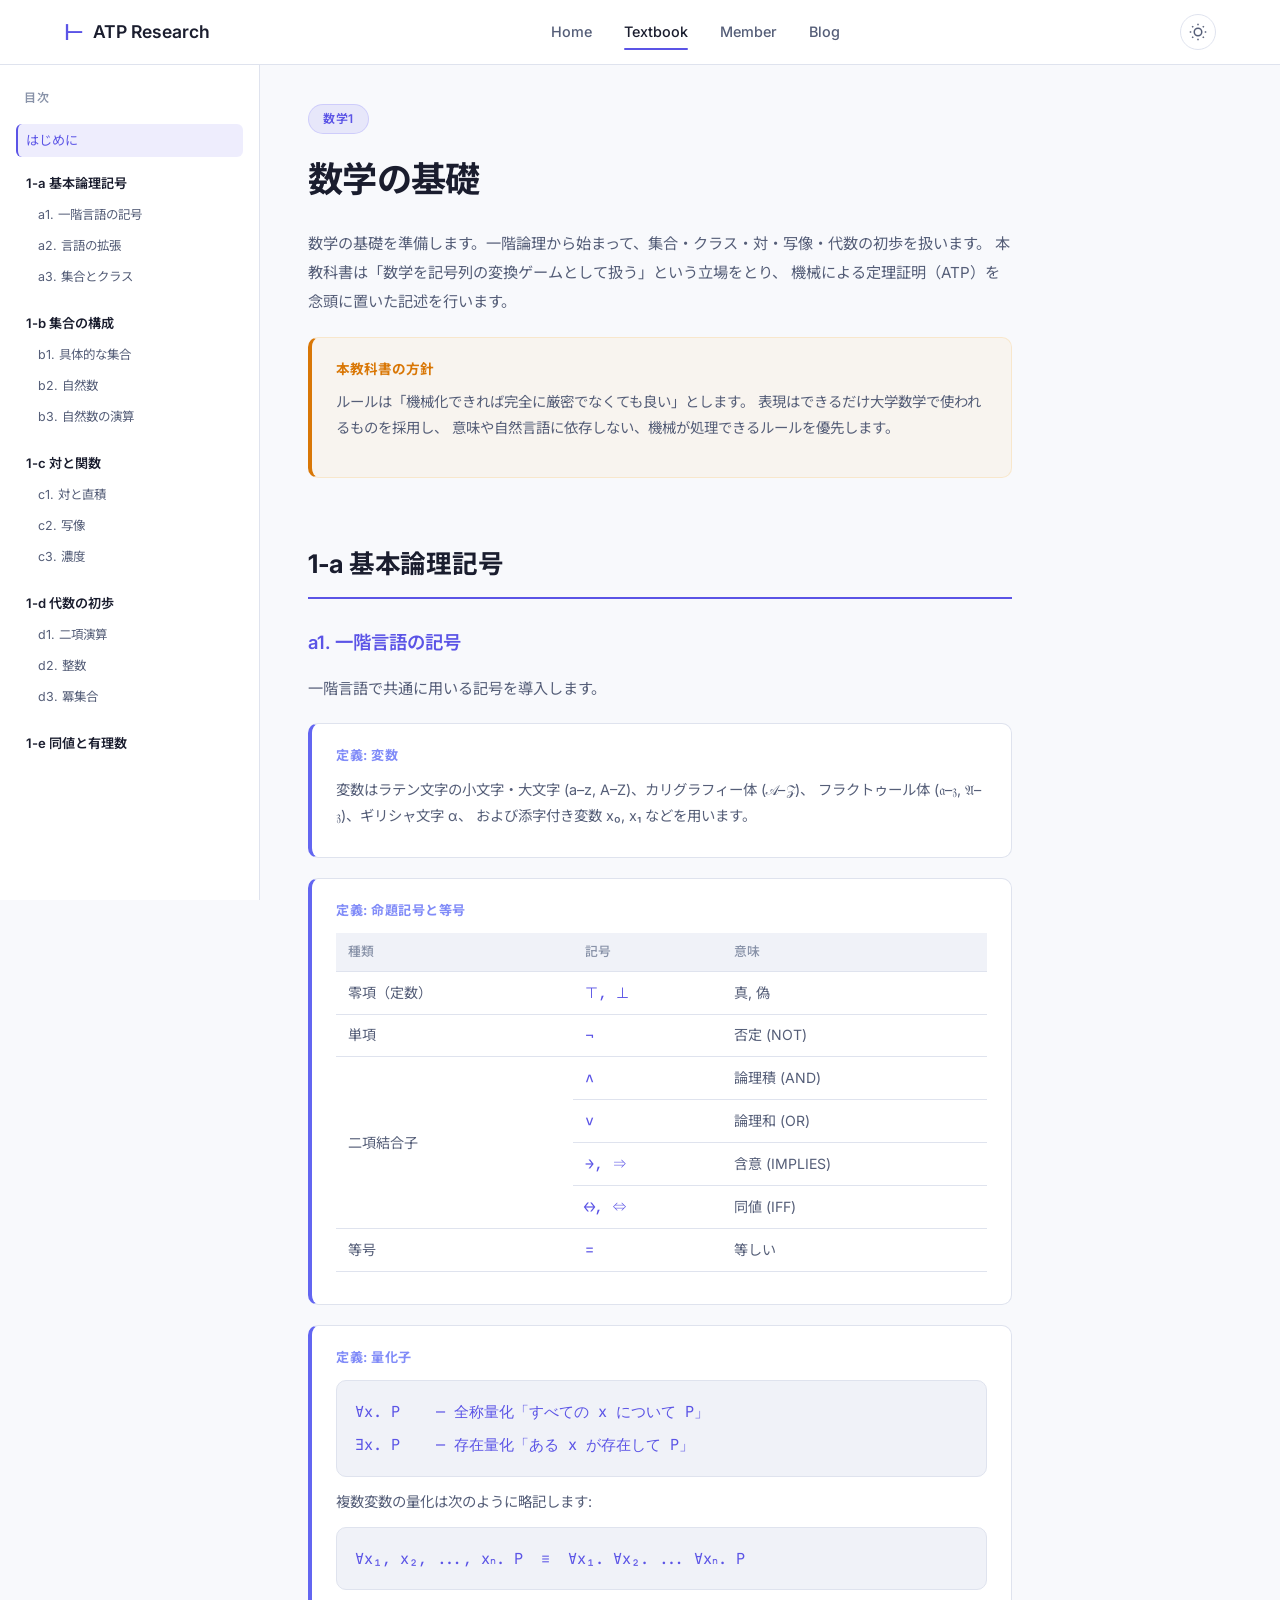
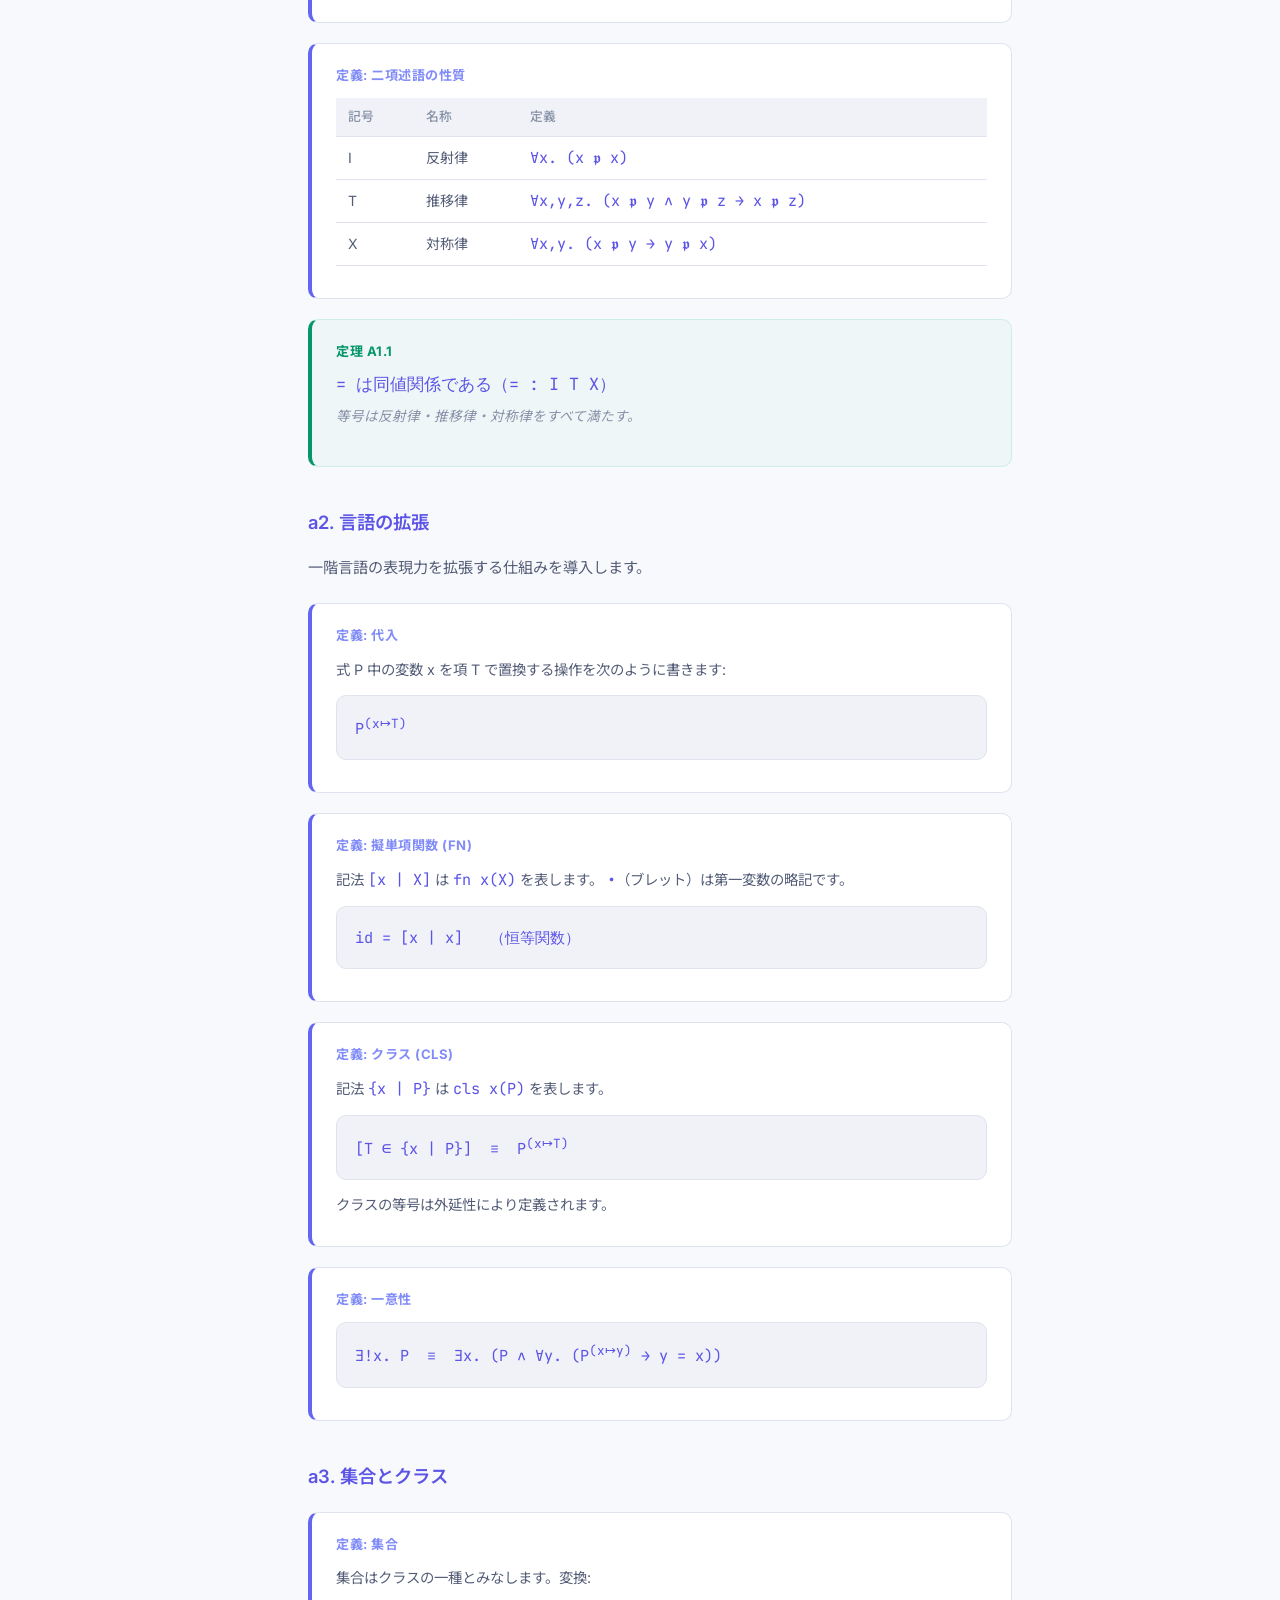
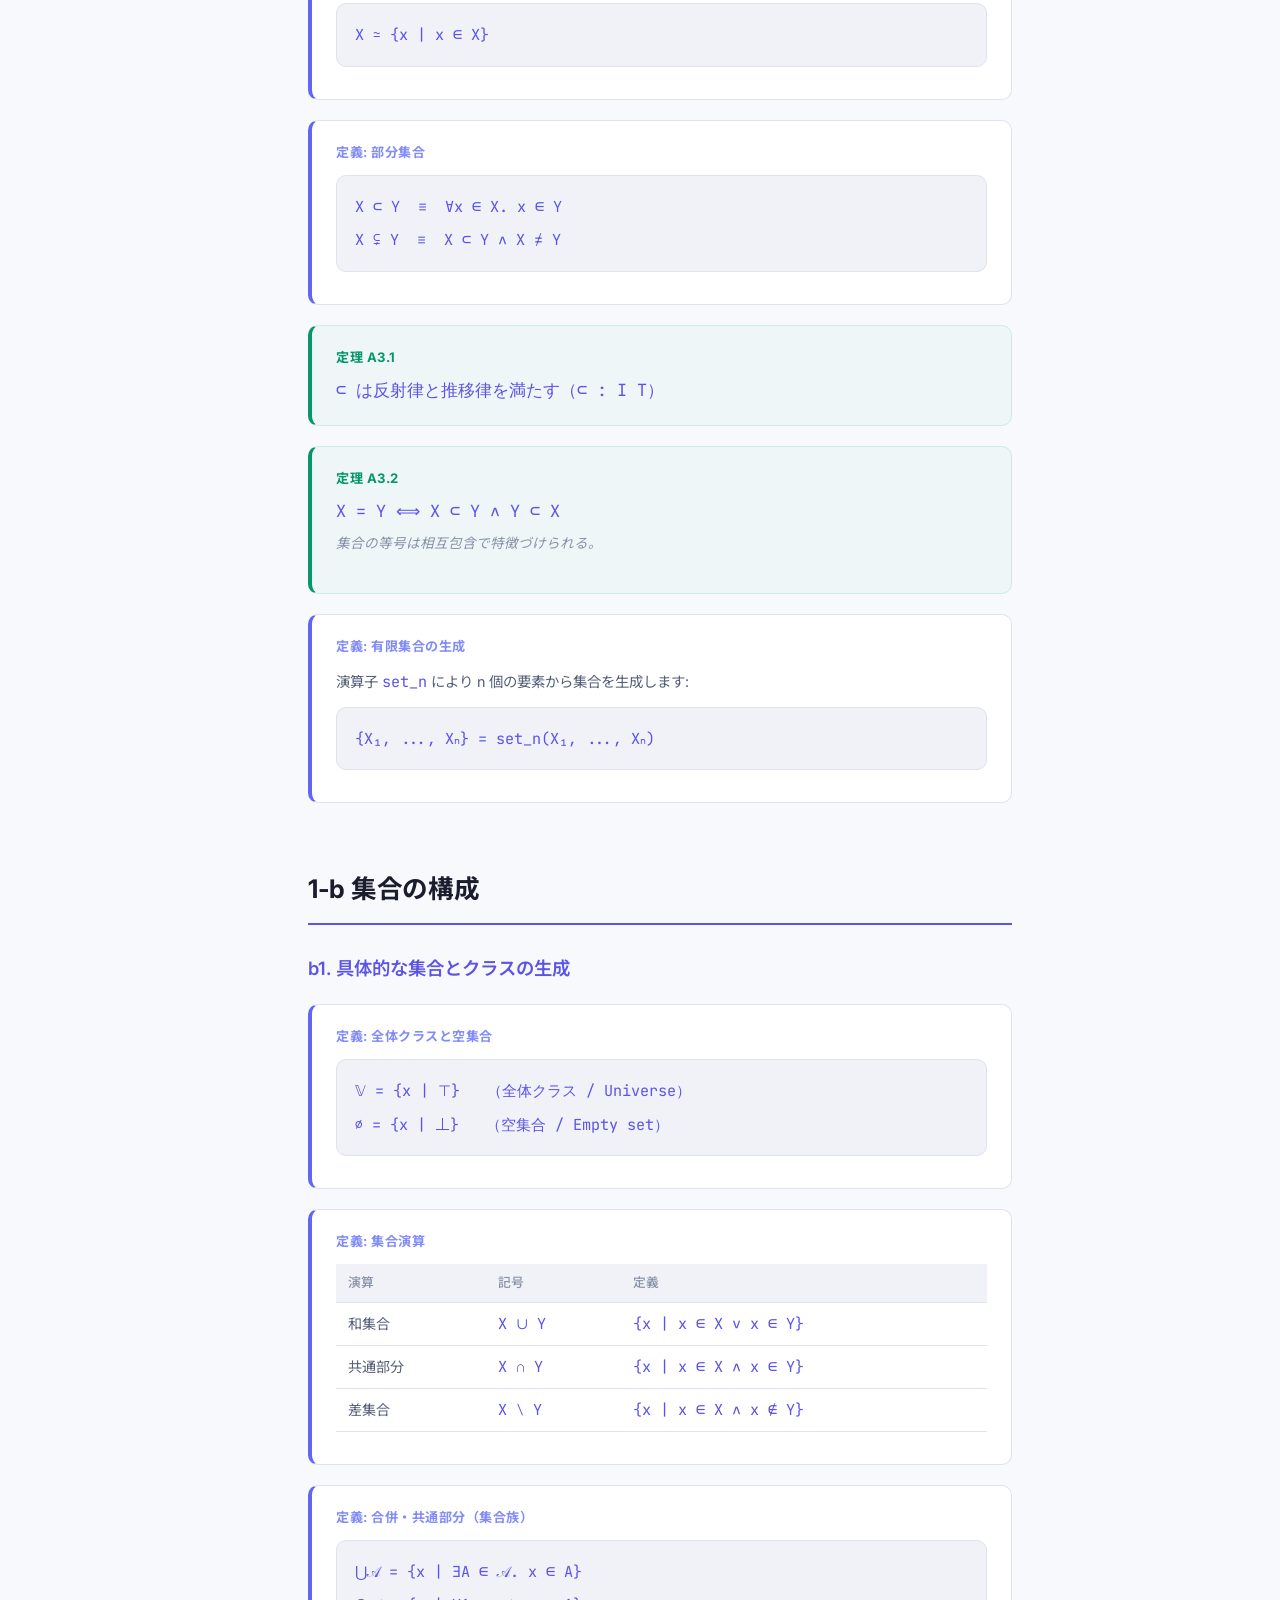
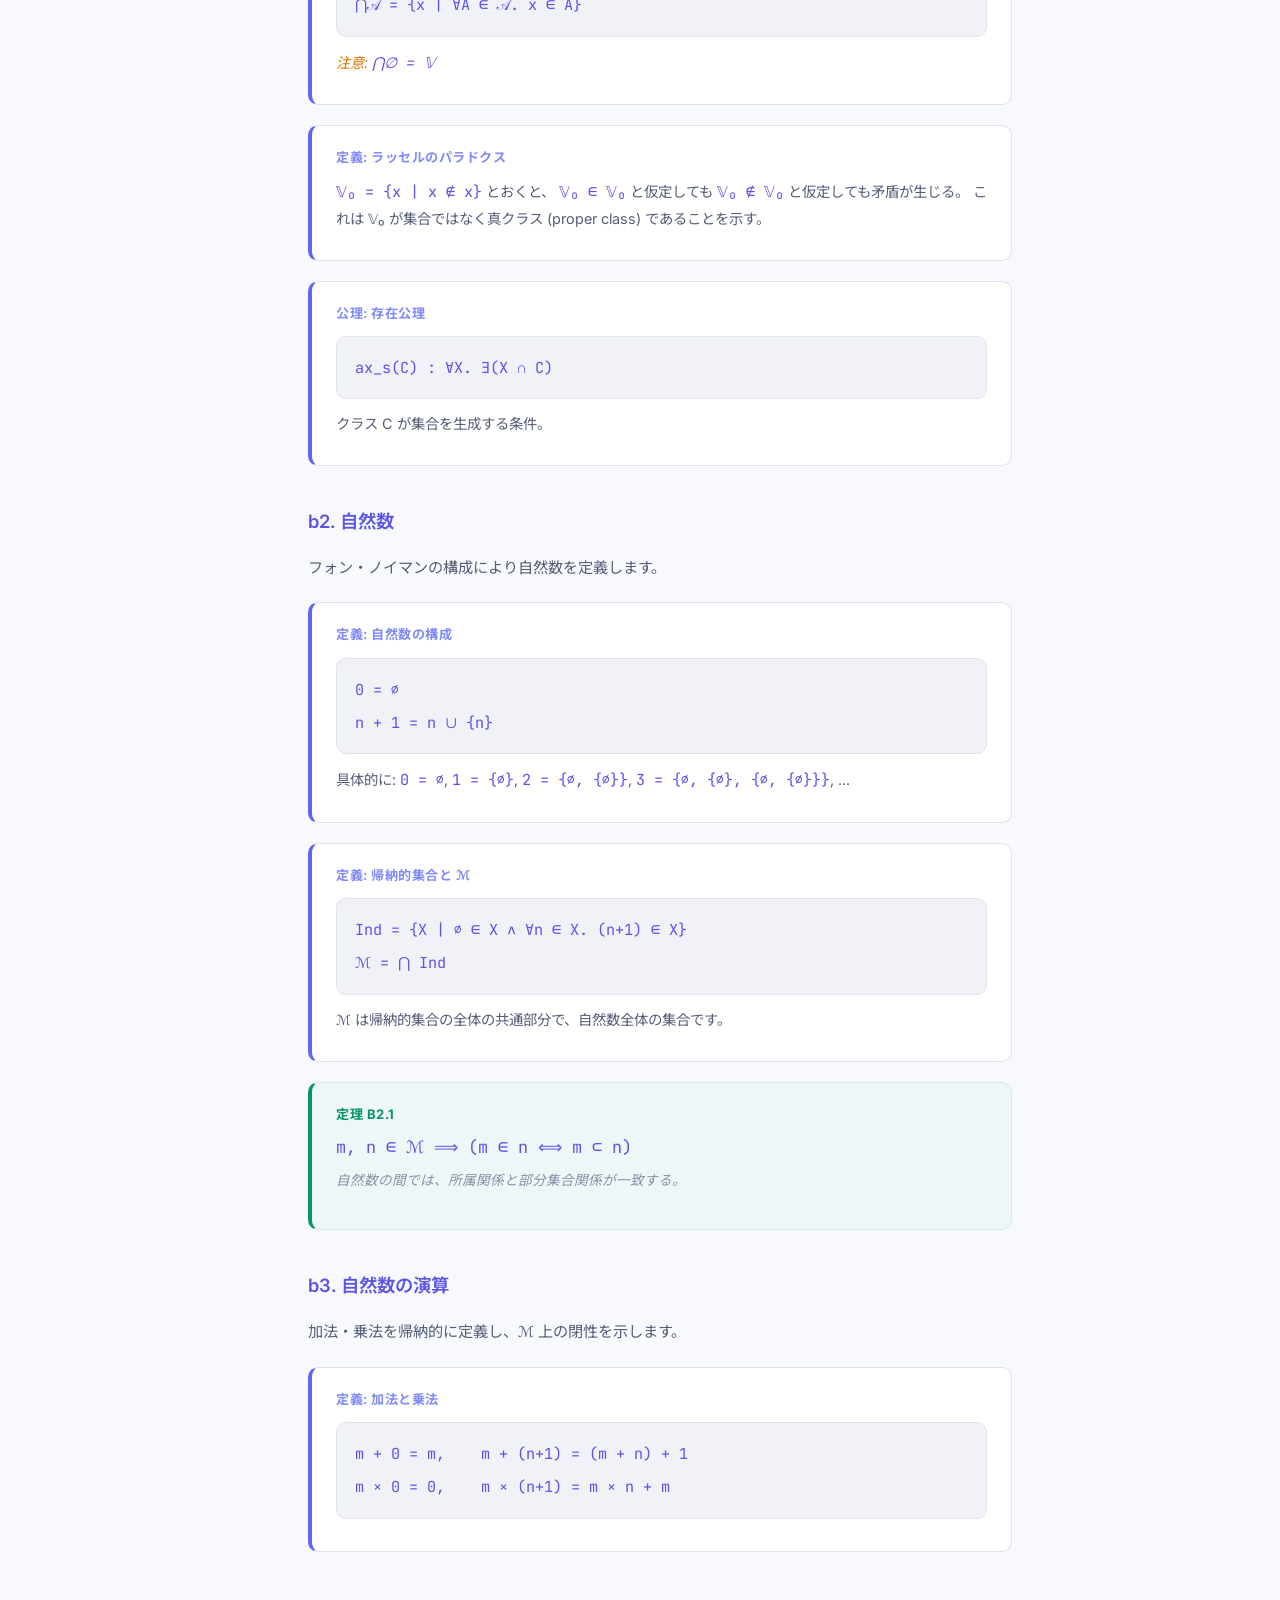
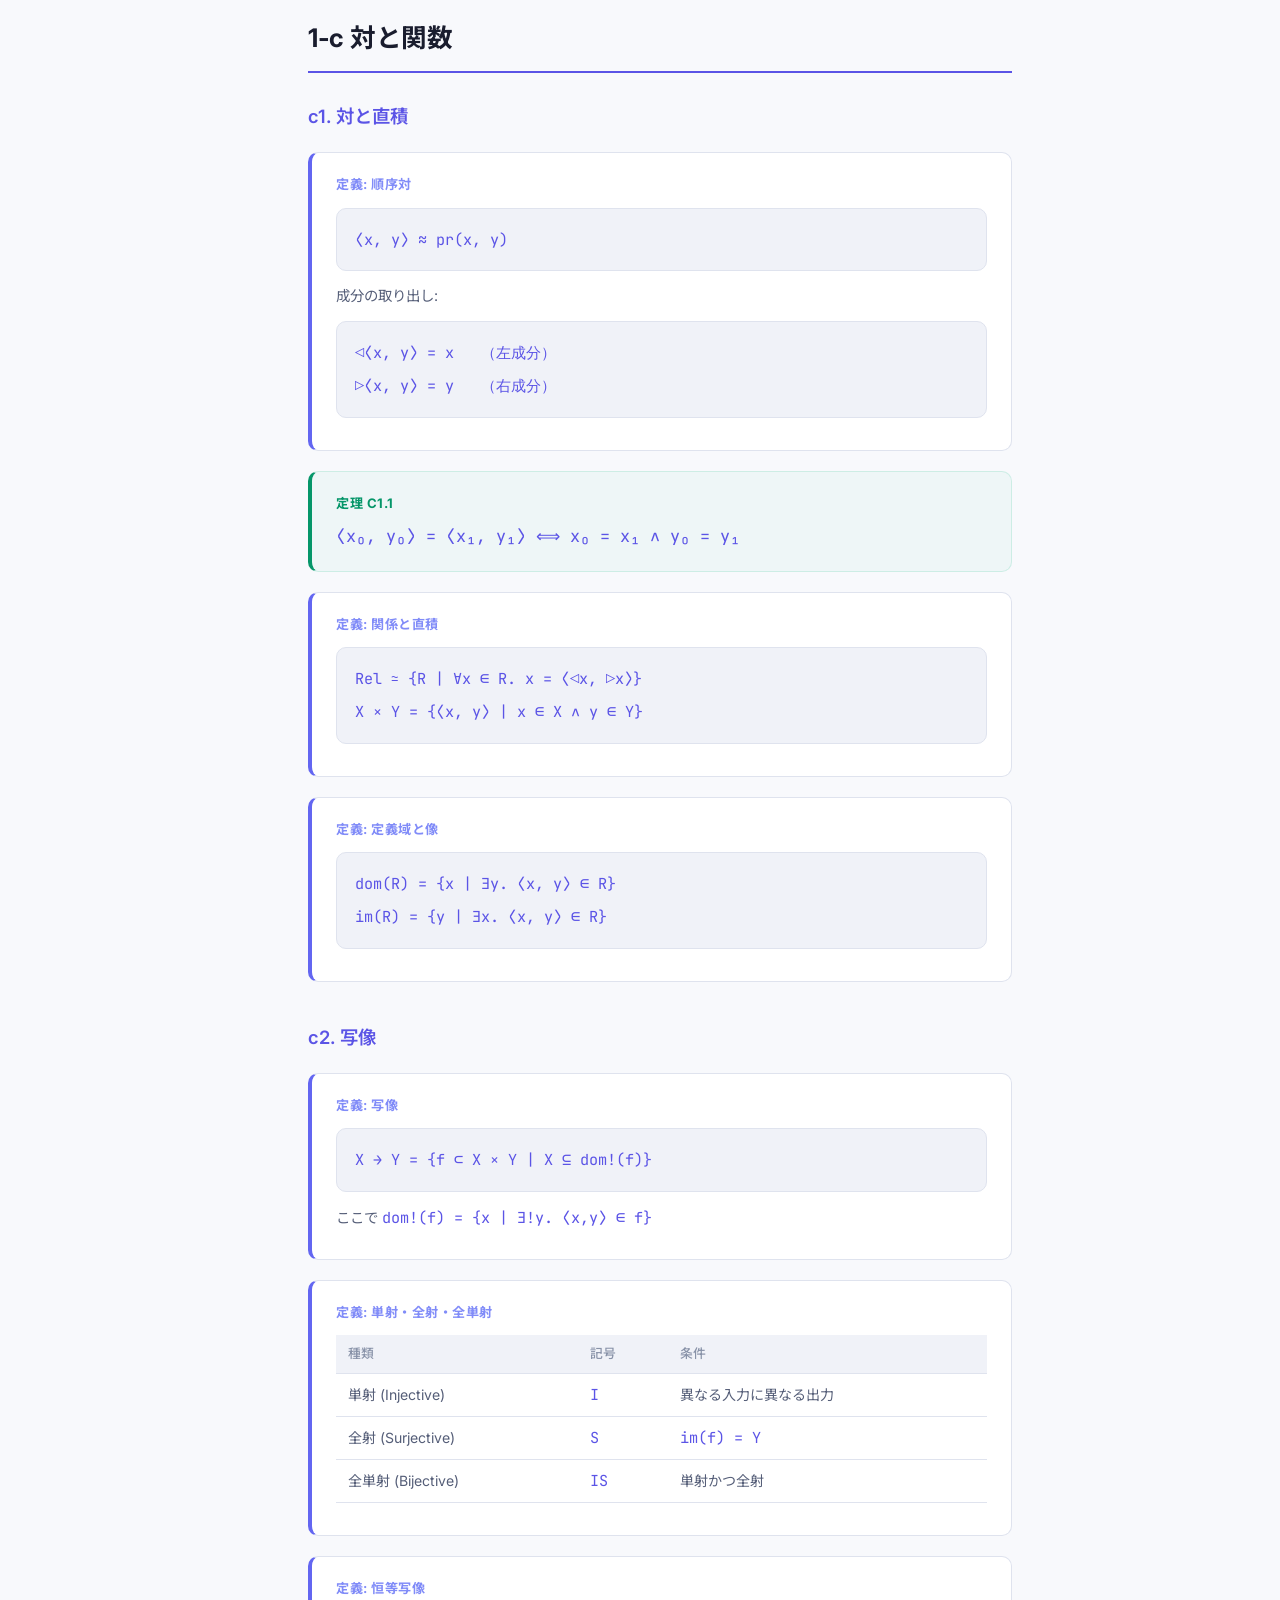
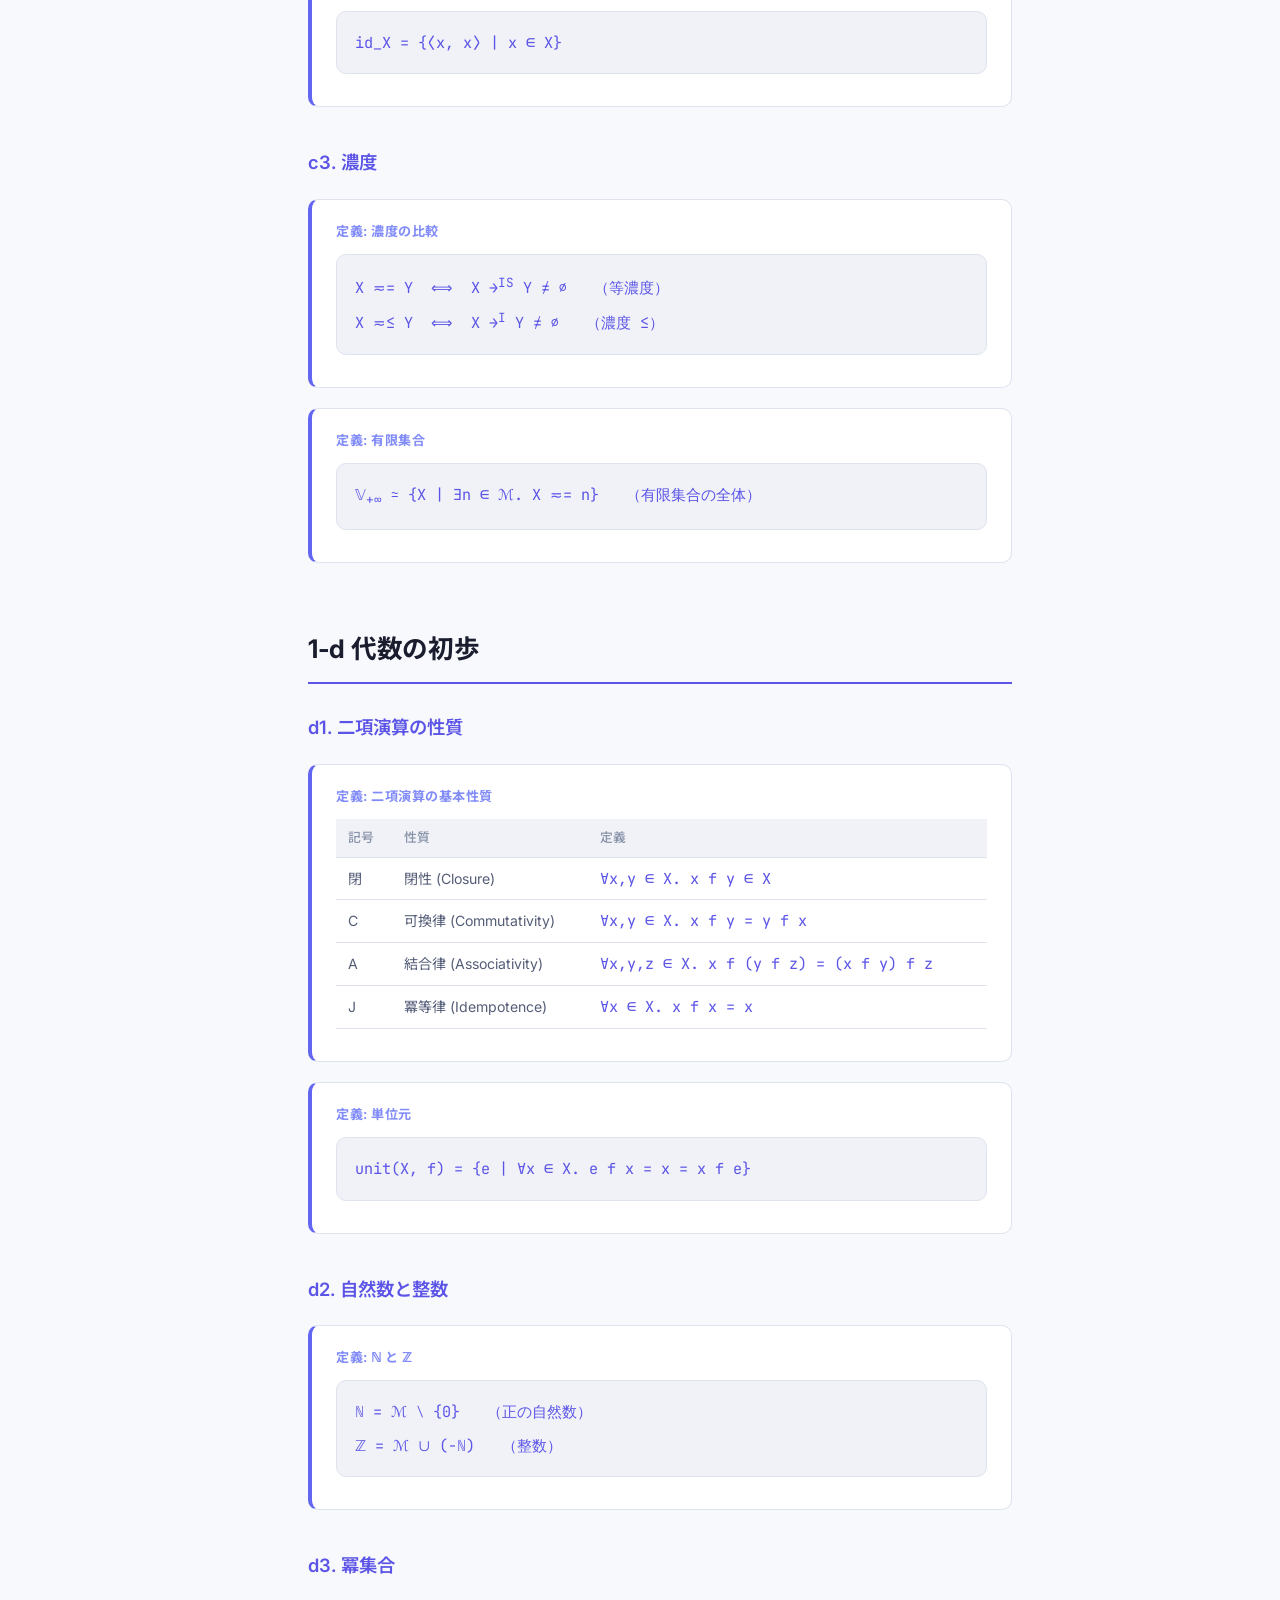
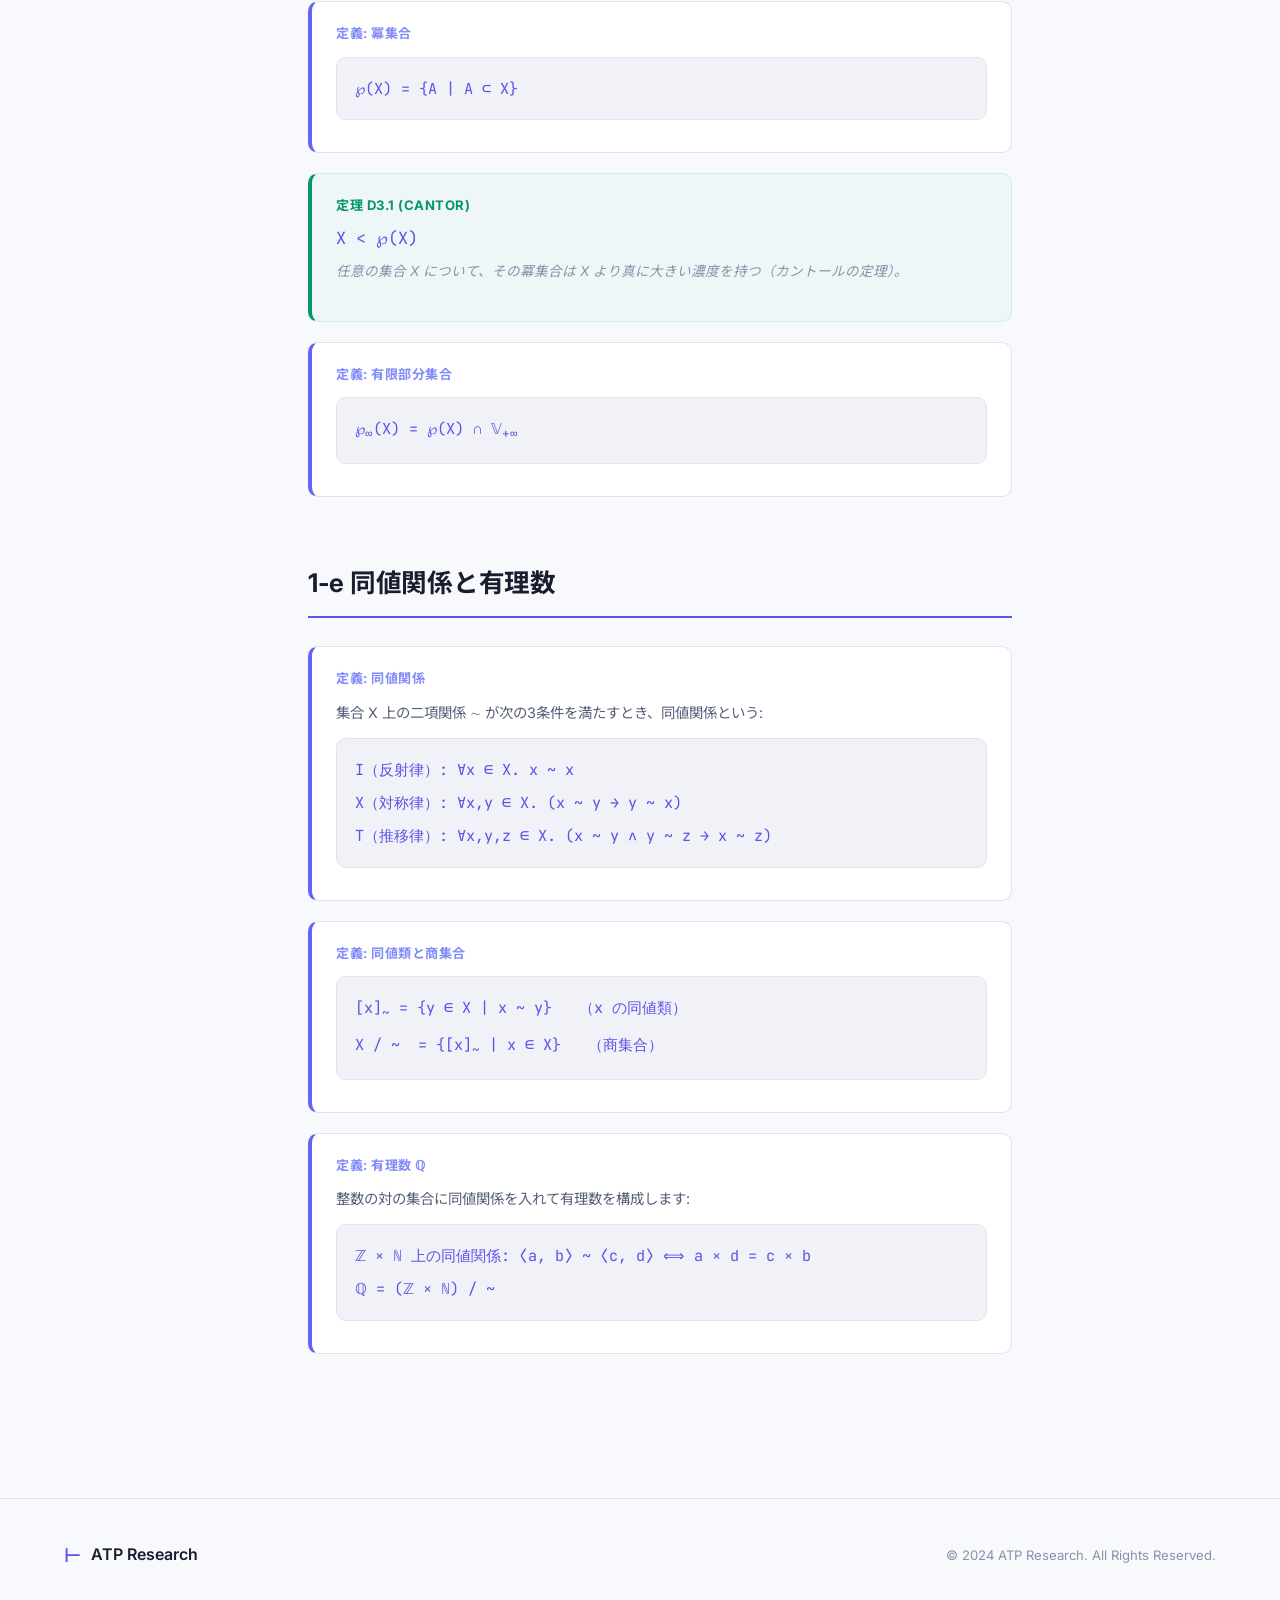
<file: web/textbook.html>
<!DOCTYPE html>
<html lang="ja">
<head>
  <meta charset="UTF-8">
  <meta name="viewport" content="width=device-width, initial-scale=1.0">
  <title>教科書 - ATP Research</title>
  <meta name="description" content="一階論理・集合論・代数の基礎を機械数学の観点から体系的に学ぶ教科書">
  <meta name="theme-color" content="#0a0e1a">
  <link rel="preconnect" href="https://fonts.googleapis.com">
  <link rel="preconnect" href="https://fonts.gstatic.com" crossorigin>
  <link href="https://fonts.googleapis.com/css2?family=Inter:wght@300;400;500;600;700&family=JetBrains+Mono:wght@400;500;600&family=Noto+Sans+JP:wght@300;400;500;600;700&display=swap" rel="stylesheet">
  <link rel="stylesheet" href="css/style.css">
  <link rel="stylesheet" href="css/textbook.css">
</head>
<body>
  <!-- Header -->
  <header class="header" id="header">
    <div class="container header-inner">
      <a href="index.html" class="logo">
        <span class="logo-icon">&#x22A2;</span>
        <span class="logo-text">ATP Research</span>
      </a>
      <nav class="nav" id="nav">
        <a href="index.html" class="nav-link">Home</a>
        <a href="textbook.html" class="nav-link active">Textbook</a>
        <a href="member.html" class="nav-link">Member</a>
        <a href="blog.html" class="nav-link">Blog</a>
      </nav>
      <div class="header-actions">
        <button class="theme-toggle" id="themeToggle" title="テーマ切替">
          <svg class="theme-icon-dark" width="18" height="18" viewBox="0 0 24 24" fill="none" stroke="currentColor" stroke-width="2"><path d="M21 12.79A9 9 0 1 1 11.21 3 7 7 0 0 0 21 12.79z"/></svg>
          <svg class="theme-icon-light" width="18" height="18" viewBox="0 0 24 24" fill="none" stroke="currentColor" stroke-width="2"><circle cx="12" cy="12" r="5"/><line x1="12" y1="1" x2="12" y2="3"/><line x1="12" y1="21" x2="12" y2="23"/><line x1="4.22" y1="4.22" x2="5.64" y2="5.64"/><line x1="18.36" y1="18.36" x2="19.78" y2="19.78"/><line x1="1" y1="12" x2="3" y2="12"/><line x1="21" y1="12" x2="23" y2="12"/><line x1="4.22" y1="19.78" x2="5.64" y2="18.36"/><line x1="18.36" y1="5.64" x2="19.78" y2="4.22"/></svg>
        </button>
        <button class="menu-toggle" id="menuToggle" aria-label="メニュー">
          <span></span><span></span><span></span>
        </button>
      </div>
    </div>
  </header>

  <main class="textbook-main">
    <!-- Sidebar TOC -->
    <aside class="toc-sidebar" id="tocSidebar">
      <div class="toc-header">目次</div>
      <nav class="toc-nav">
        <a href="#sec-intro" class="toc-link">はじめに</a>
        <div class="toc-section">
          <a href="#sec-1a" class="toc-link toc-chapter">1-a 基本論理記号</a>
          <a href="#sec-a1" class="toc-link toc-sub">a1. 一階言語の記号</a>
          <a href="#sec-a2" class="toc-link toc-sub">a2. 言語の拡張</a>
          <a href="#sec-a3" class="toc-link toc-sub">a3. 集合とクラス</a>
        </div>
        <div class="toc-section">
          <a href="#sec-1b" class="toc-link toc-chapter">1-b 集合の構成</a>
          <a href="#sec-b1" class="toc-link toc-sub">b1. 具体的な集合</a>
          <a href="#sec-b2" class="toc-link toc-sub">b2. 自然数</a>
          <a href="#sec-b3" class="toc-link toc-sub">b3. 自然数の演算</a>
        </div>
        <div class="toc-section">
          <a href="#sec-1c" class="toc-link toc-chapter">1-c 対と関数</a>
          <a href="#sec-c1" class="toc-link toc-sub">c1. 対と直積</a>
          <a href="#sec-c2" class="toc-link toc-sub">c2. 写像</a>
          <a href="#sec-c3" class="toc-link toc-sub">c3. 濃度</a>
        </div>
        <div class="toc-section">
          <a href="#sec-1d" class="toc-link toc-chapter">1-d 代数の初歩</a>
          <a href="#sec-d1" class="toc-link toc-sub">d1. 二項演算</a>
          <a href="#sec-d2" class="toc-link toc-sub">d2. 整数</a>
          <a href="#sec-d3" class="toc-link toc-sub">d3. 冪集合</a>
        </div>
        <div class="toc-section">
          <a href="#sec-1e" class="toc-link toc-chapter">1-e 同値と有理数</a>
        </div>
      </nav>
    </aside>

    <!-- Content -->
    <div class="textbook-content">
      <!-- Introduction -->
      <section class="tb-section" id="sec-intro">
        <div class="tb-badge">数学1</div>
        <h1 class="tb-main-title">数学の基礎</h1>
        <p class="tb-lead">
          数学の基礎を準備します。一階論理から始まって、集合・クラス・対・写像・代数の初歩を扱います。
          本教科書は「数学を記号列の変換ゲームとして扱う」という立場をとり、
          機械による定理証明（ATP）を念頭に置いた記述を行います。
        </p>
        <div class="tb-note">
          <div class="tb-note-title">本教科書の方針</div>
          <p>ルールは「機械化できれば完全に厳密でなくても良い」とします。
          表現はできるだけ大学数学で使われるものを採用し、
          意味や自然言語に依存しない、機械が処理できるルールを優先します。</p>
        </div>
      </section>

      <!-- Chapter 1-a -->
      <section class="tb-section" id="sec-1a">
        <h2 class="tb-chapter-title">1-a 基本論理記号</h2>

        <div class="tb-subsection" id="sec-a1">
          <h3 class="tb-sub-title">a1. 一階言語の記号</h3>
          <p>一階言語で共通に用いる記号を導入します。</p>

          <div class="tb-def">
            <div class="tb-def-label">定義: 変数</div>
            <p>変数はラテン文字の小文字・大文字 (a–z, A–Z)、カリグラフィー体 (𝒜–𝒵)、
            フラクトゥール体 (𝔞–𝔷, 𝔄–𝔷)、ギリシャ文字 α、
            および添字付き変数 x₀, x₁ などを用います。</p>
          </div>

          <div class="tb-def">
            <div class="tb-def-label">定義: 命題記号と等号</div>
            <table class="tb-table">
              <thead><tr><th>種類</th><th>記号</th><th>意味</th></tr></thead>
              <tbody>
                <tr><td>零項（定数）</td><td class="math">⊤, ⊥</td><td>真, 偽</td></tr>
                <tr><td>単項</td><td class="math">¬</td><td>否定 (NOT)</td></tr>
                <tr><td rowspan="4">二項結合子</td><td class="math">∧</td><td>論理積 (AND)</td></tr>
                <tr><td class="math">∨</td><td>論理和 (OR)</td></tr>
                <tr><td class="math">→, ⇒</td><td>含意 (IMPLIES)</td></tr>
                <tr><td class="math">↔, ⇔</td><td>同値 (IFF)</td></tr>
                <tr><td>等号</td><td class="math">=</td><td>等しい</td></tr>
              </tbody>
            </table>
          </div>

          <div class="tb-def">
            <div class="tb-def-label">定義: 量化子</div>
            <div class="tb-formula-block">
              <div class="math">∀x. P &nbsp;&nbsp; — 全称量化「すべての x について P」</div>
              <div class="math">∃x. P &nbsp;&nbsp; — 存在量化「ある x が存在して P」</div>
            </div>
            <p>複数変数の量化は次のように略記します:</p>
            <div class="tb-formula-block">
              <div class="math">∀x₁, x₂, ..., xₙ. P &nbsp;≡&nbsp; ∀x₁. ∀x₂. ... ∀xₙ. P</div>
            </div>
          </div>

          <div class="tb-def">
            <div class="tb-def-label">定義: 二項述語の性質</div>
            <table class="tb-table">
              <thead><tr><th>記号</th><th>名称</th><th>定義</th></tr></thead>
              <tbody>
                <tr><td>I</td><td>反射律</td><td class="math">∀x. (x 𝖕 x)</td></tr>
                <tr><td>T</td><td>推移律</td><td class="math">∀x,y,z. (x 𝖕 y ∧ y 𝖕 z → x 𝖕 z)</td></tr>
                <tr><td>X</td><td>対称律</td><td class="math">∀x,y. (x 𝖕 y → y 𝖕 x)</td></tr>
              </tbody>
            </table>
          </div>

          <div class="tb-theorem">
            <div class="tb-thm-label">定理 a1.1</div>
            <div class="tb-thm-content">
              <span class="math">= は同値関係である（= : I T X）</span>
              <p class="tb-thm-note">等号は反射律・推移律・対称律をすべて満たす。</p>
            </div>
          </div>
        </div>

        <div class="tb-subsection" id="sec-a2">
          <h3 class="tb-sub-title">a2. 言語の拡張</h3>
          <p>一階言語の表現力を拡張する仕組みを導入します。</p>

          <div class="tb-def">
            <div class="tb-def-label">定義: 代入</div>
            <p>式 P 中の変数 x を項 T で置換する操作を次のように書きます:</p>
            <div class="tb-formula-block">
              <div class="math">P<sup>(x↦T)</sup></div>
            </div>
          </div>

          <div class="tb-def">
            <div class="tb-def-label">定義: 擬単項関数 (fn)</div>
            <p>記法 <span class="math">[x | X]</span> は <span class="math">fn x(X)</span> を表します。
            <span class="math">•</span>（ブレット）は第一変数の略記です。</p>
            <div class="tb-formula-block">
              <div class="math">id = [x | x] &nbsp;&nbsp;（恒等関数）</div>
            </div>
          </div>

          <div class="tb-def">
            <div class="tb-def-label">定義: クラス (cls)</div>
            <p>記法 <span class="math">{x | P}</span> は <span class="math">cls x(P)</span> を表します。</p>
            <div class="tb-formula-block">
              <div class="math">[T ∈ {x | P}] &nbsp;≡&nbsp; P<sup>(x↦T)</sup></div>
            </div>
            <p>クラスの等号は外延性により定義されます。</p>
          </div>

          <div class="tb-def">
            <div class="tb-def-label">定義: 一意性</div>
            <div class="tb-formula-block">
              <div class="math">∃!x. P &nbsp;≡&nbsp; ∃x. (P ∧ ∀y. (P<sup>(x↦y)</sup> → y = x))</div>
            </div>
          </div>
        </div>

        <div class="tb-subsection" id="sec-a3">
          <h3 class="tb-sub-title">a3. 集合とクラス</h3>

          <div class="tb-def">
            <div class="tb-def-label">定義: 集合</div>
            <p>集合はクラスの一種とみなします。変換:</p>
            <div class="tb-formula-block">
              <div class="math">X ≃ {x | x ∈ X}</div>
            </div>
          </div>

          <div class="tb-def">
            <div class="tb-def-label">定義: 部分集合</div>
            <div class="tb-formula-block">
              <div class="math">X ⊂ Y &nbsp;≡&nbsp; ∀x ∈ X. x ∈ Y</div>
              <div class="math">X ⊊ Y &nbsp;≡&nbsp; X ⊂ Y ∧ X ≠ Y</div>
            </div>
          </div>

          <div class="tb-theorem">
            <div class="tb-thm-label">定理 a3.1</div>
            <div class="tb-thm-content">
              <span class="math">⊂ は反射律と推移律を満たす（⊂ : I T）</span>
            </div>
          </div>

          <div class="tb-theorem">
            <div class="tb-thm-label">定理 a3.2</div>
            <div class="tb-thm-content">
              <span class="math">X = Y ⟺ X ⊂ Y ∧ Y ⊂ X</span>
              <p class="tb-thm-note">集合の等号は相互包含で特徴づけられる。</p>
            </div>
          </div>

          <div class="tb-def">
            <div class="tb-def-label">定義: 有限集合の生成</div>
            <p>演算子 <span class="math">set_n</span> により n 個の要素から集合を生成します:</p>
            <div class="tb-formula-block">
              <div class="math">{X₁, ..., Xₙ} = set_n(X₁, ..., Xₙ)</div>
            </div>
          </div>
        </div>
      </section>

      <!-- Chapter 1-b -->
      <section class="tb-section" id="sec-1b">
        <h2 class="tb-chapter-title">1-b 集合の構成</h2>

        <div class="tb-subsection" id="sec-b1">
          <h3 class="tb-sub-title">b1. 具体的な集合とクラスの生成</h3>

          <div class="tb-def">
            <div class="tb-def-label">定義: 全体クラスと空集合</div>
            <div class="tb-formula-block">
              <div class="math">𝕍 = {x | ⊤} &nbsp;&nbsp;（全体クラス / Universe）</div>
              <div class="math">∅ = {x | ⊥} &nbsp;&nbsp;（空集合 / Empty set）</div>
            </div>
          </div>

          <div class="tb-def">
            <div class="tb-def-label">定義: 集合演算</div>
            <table class="tb-table">
              <thead><tr><th>演算</th><th>記号</th><th>定義</th></tr></thead>
              <tbody>
                <tr><td>和集合</td><td class="math">X ∪ Y</td><td class="math">{x | x ∈ X ∨ x ∈ Y}</td></tr>
                <tr><td>共通部分</td><td class="math">X ∩ Y</td><td class="math">{x | x ∈ X ∧ x ∈ Y}</td></tr>
                <tr><td>差集合</td><td class="math">X ∖ Y</td><td class="math">{x | x ∈ X ∧ x ∉ Y}</td></tr>
              </tbody>
            </table>
          </div>

          <div class="tb-def">
            <div class="tb-def-label">定義: 合併・共通部分（集合族）</div>
            <div class="tb-formula-block">
              <div class="math">⋃𝒜 = {x | ∃A ∈ 𝒜. x ∈ A}</div>
              <div class="math">⋂𝒜 = {x | ∀A ∈ 𝒜. x ∈ A}</div>
            </div>
            <p class="tb-remark">注意: <span class="math">⋂∅ = 𝕍</span></p>
          </div>

          <div class="tb-def">
            <div class="tb-def-label">定義: ラッセルのパラドクス</div>
            <p><span class="math">𝕍₀ = {x | x ∉ x}</span> とおくと、
            <span class="math">𝕍₀ ∈ 𝕍₀</span> と仮定しても <span class="math">𝕍₀ ∉ 𝕍₀</span> と仮定しても矛盾が生じる。
            これは 𝕍₀ が集合ではなく真クラス (proper class) であることを示す。</p>
          </div>

          <div class="tb-def">
            <div class="tb-def-label">公理: 存在公理</div>
            <div class="tb-formula-block">
              <div class="math">ax_s(C) : ∀X. ∃(X ∩ C)</div>
            </div>
            <p>クラス C が集合を生成する条件。</p>
          </div>
        </div>

        <div class="tb-subsection" id="sec-b2">
          <h3 class="tb-sub-title">b2. 自然数</h3>
          <p>フォン・ノイマンの構成により自然数を定義します。</p>

          <div class="tb-def">
            <div class="tb-def-label">定義: 自然数の構成</div>
            <div class="tb-formula-block">
              <div class="math">0 = ∅</div>
              <div class="math">n + 1 = n ∪ {n}</div>
            </div>
            <p>具体的に: <span class="math">0 = ∅</span>,
              <span class="math">1 = {∅}</span>,
              <span class="math">2 = {∅, {∅}}</span>,
              <span class="math">3 = {∅, {∅}, {∅, {∅}}}</span>, ...</p>
          </div>

          <div class="tb-def">
            <div class="tb-def-label">定義: 帰納的集合と ℳ</div>
            <div class="tb-formula-block">
              <div class="math">Ind = {X | ∅ ∈ X ∧ ∀n ∈ X. (n+1) ∈ X}</div>
              <div class="math">ℳ = ⋂ Ind</div>
            </div>
            <p>ℳ は帰納的集合の全体の共通部分で、自然数全体の集合です。</p>
          </div>

          <div class="tb-theorem">
            <div class="tb-thm-label">定理 b2.1</div>
            <div class="tb-thm-content">
              <span class="math">m, n ∈ ℳ ⟹ (m ∈ n ⟺ m ⊂ n)</span>
              <p class="tb-thm-note">自然数の間では、所属関係と部分集合関係が一致する。</p>
            </div>
          </div>
        </div>

        <div class="tb-subsection" id="sec-b3">
          <h3 class="tb-sub-title">b3. 自然数の演算</h3>
          <p>加法・乗法を帰納的に定義し、ℳ 上の閉性を示します。</p>
          <div class="tb-def">
            <div class="tb-def-label">定義: 加法と乗法</div>
            <div class="tb-formula-block">
              <div class="math">m + 0 = m, &nbsp;&nbsp; m + (n+1) = (m + n) + 1</div>
              <div class="math">m × 0 = 0, &nbsp;&nbsp; m × (n+1) = m × n + m</div>
            </div>
          </div>
        </div>
      </section>

      <!-- Chapter 1-c -->
      <section class="tb-section" id="sec-1c">
        <h2 class="tb-chapter-title">1-c 対と関数</h2>

        <div class="tb-subsection" id="sec-c1">
          <h3 class="tb-sub-title">c1. 対と直積</h3>

          <div class="tb-def">
            <div class="tb-def-label">定義: 順序対</div>
            <div class="tb-formula-block">
              <div class="math">⟨x, y⟩ ≈ pr(x, y)</div>
            </div>
            <p>成分の取り出し:</p>
            <div class="tb-formula-block">
              <div class="math">◁⟨x, y⟩ = x &nbsp;&nbsp;（左成分）</div>
              <div class="math">▷⟨x, y⟩ = y &nbsp;&nbsp;（右成分）</div>
            </div>
          </div>

          <div class="tb-theorem">
            <div class="tb-thm-label">定理 c1.1</div>
            <div class="tb-thm-content">
              <span class="math">⟨x₀, y₀⟩ = ⟨x₁, y₁⟩ ⟺ x₀ = x₁ ∧ y₀ = y₁</span>
            </div>
          </div>

          <div class="tb-def">
            <div class="tb-def-label">定義: 関係と直積</div>
            <div class="tb-formula-block">
              <div class="math">Rel ≃ {R | ∀x ∈ R. x = ⟨◁x, ▷x⟩}</div>
              <div class="math">X × Y = {⟨x, y⟩ | x ∈ X ∧ y ∈ Y}</div>
            </div>
          </div>

          <div class="tb-def">
            <div class="tb-def-label">定義: 定義域と像</div>
            <div class="tb-formula-block">
              <div class="math">dom(R) = {x | ∃y. ⟨x, y⟩ ∈ R}</div>
              <div class="math">im(R) = {y | ∃x. ⟨x, y⟩ ∈ R}</div>
            </div>
          </div>
        </div>

        <div class="tb-subsection" id="sec-c2">
          <h3 class="tb-sub-title">c2. 写像</h3>

          <div class="tb-def">
            <div class="tb-def-label">定義: 写像</div>
            <div class="tb-formula-block">
              <div class="math">X → Y = {f ⊂ X × Y | X ⊆ dom!(f)}</div>
            </div>
            <p>ここで <span class="math">dom!(f) = {x | ∃!y. ⟨x,y⟩ ∈ f}</span></p>
          </div>

          <div class="tb-def">
            <div class="tb-def-label">定義: 単射・全射・全単射</div>
            <table class="tb-table">
              <thead><tr><th>種類</th><th>記号</th><th>条件</th></tr></thead>
              <tbody>
                <tr><td>単射 (Injective)</td><td class="math">I</td><td>異なる入力に異なる出力</td></tr>
                <tr><td>全射 (Surjective)</td><td class="math">S</td><td><span class="math">im(f) = Y</span></td></tr>
                <tr><td>全単射 (Bijective)</td><td class="math">IS</td><td>単射かつ全射</td></tr>
              </tbody>
            </table>
          </div>

          <div class="tb-def">
            <div class="tb-def-label">定義: 恒等写像</div>
            <div class="tb-formula-block">
              <div class="math">id_X = {⟨x, x⟩ | x ∈ X}</div>
            </div>
          </div>
        </div>

        <div class="tb-subsection" id="sec-c3">
          <h3 class="tb-sub-title">c3. 濃度</h3>

          <div class="tb-def">
            <div class="tb-def-label">定義: 濃度の比較</div>
            <div class="tb-formula-block">
              <div class="math">X ≂= Y &nbsp;⟺&nbsp; X →<sup>IS</sup> Y ≠ ∅ &nbsp;&nbsp;（等濃度）</div>
              <div class="math">X ≂≤ Y &nbsp;⟺&nbsp; X →<sup>I</sup> Y ≠ ∅ &nbsp;&nbsp;（濃度 ≤）</div>
            </div>
          </div>

          <div class="tb-def">
            <div class="tb-def-label">定義: 有限集合</div>
            <div class="tb-formula-block">
              <div class="math">𝕍<sub>+∞</sub> ≃ {X | ∃n ∈ ℳ. X ≂= n} &nbsp;&nbsp;（有限集合の全体）</div>
            </div>
          </div>
        </div>
      </section>

      <!-- Chapter 1-d -->
      <section class="tb-section" id="sec-1d">
        <h2 class="tb-chapter-title">1-d 代数の初歩</h2>

        <div class="tb-subsection" id="sec-d1">
          <h3 class="tb-sub-title">d1. 二項演算の性質</h3>

          <div class="tb-def">
            <div class="tb-def-label">定義: 二項演算の基本性質</div>
            <table class="tb-table">
              <thead><tr><th>記号</th><th>性質</th><th>定義</th></tr></thead>
              <tbody>
                <tr><td>閉</td><td>閉性 (Closure)</td><td class="math">∀x,y ∈ X. x f y ∈ X</td></tr>
                <tr><td>C</td><td>可換律 (Commutativity)</td><td class="math">∀x,y ∈ X. x f y = y f x</td></tr>
                <tr><td>A</td><td>結合律 (Associativity)</td><td class="math">∀x,y,z ∈ X. x f (y f z) = (x f y) f z</td></tr>
                <tr><td>J</td><td>冪等律 (Idempotence)</td><td class="math">∀x ∈ X. x f x = x</td></tr>
              </tbody>
            </table>
          </div>

          <div class="tb-def">
            <div class="tb-def-label">定義: 単位元</div>
            <div class="tb-formula-block">
              <div class="math">unit(X, f) = {e | ∀x ∈ X. e f x = x = x f e}</div>
            </div>
          </div>
        </div>

        <div class="tb-subsection" id="sec-d2">
          <h3 class="tb-sub-title">d2. 自然数と整数</h3>

          <div class="tb-def">
            <div class="tb-def-label">定義: ℕ と ℤ</div>
            <div class="tb-formula-block">
              <div class="math">ℕ = ℳ ∖ {0} &nbsp;&nbsp;（正の自然数）</div>
              <div class="math">ℤ = ℳ ∪ (−ℕ) &nbsp;&nbsp;（整数）</div>
            </div>
          </div>
        </div>

        <div class="tb-subsection" id="sec-d3">
          <h3 class="tb-sub-title">d3. 冪集合</h3>

          <div class="tb-def">
            <div class="tb-def-label">定義: 冪集合</div>
            <div class="tb-formula-block">
              <div class="math">℘(X) = {A | A ⊂ X}</div>
            </div>
          </div>

          <div class="tb-theorem">
            <div class="tb-thm-label">定理 d3.1 (Cantor)</div>
            <div class="tb-thm-content">
              <span class="math">X &lt; ℘(X)</span>
              <p class="tb-thm-note">任意の集合 X について、その冪集合は X より真に大きい濃度を持つ（カントールの定理）。</p>
            </div>
          </div>

          <div class="tb-def">
            <div class="tb-def-label">定義: 有限部分集合</div>
            <div class="tb-formula-block">
              <div class="math">℘<sub>∞</sub>(X) = ℘(X) ∩ 𝕍<sub>+∞</sub></div>
            </div>
          </div>
        </div>
      </section>

      <!-- Chapter 1-e -->
      <section class="tb-section" id="sec-1e">
        <h2 class="tb-chapter-title">1-e 同値関係と有理数</h2>

        <div class="tb-def">
          <div class="tb-def-label">定義: 同値関係</div>
          <p>集合 X 上の二項関係 ∼ が次の3条件を満たすとき、同値関係という:</p>
          <div class="tb-formula-block">
            <div class="math">I（反射律）: ∀x ∈ X. x ∼ x</div>
            <div class="math">X（対称律）: ∀x,y ∈ X. (x ∼ y → y ∼ x)</div>
            <div class="math">T（推移律）: ∀x,y,z ∈ X. (x ∼ y ∧ y ∼ z → x ∼ z)</div>
          </div>
        </div>

        <div class="tb-def">
          <div class="tb-def-label">定義: 同値類と商集合</div>
          <div class="tb-formula-block">
            <div class="math">[x]<sub>∼</sub> = {y ∈ X | x ∼ y} &nbsp;&nbsp;（x の同値類）</div>
            <div class="math">X / ∼ &nbsp;= {[x]<sub>∼</sub> | x ∈ X} &nbsp;&nbsp;（商集合）</div>
          </div>
        </div>

        <div class="tb-def">
          <div class="tb-def-label">定義: 有理数 ℚ</div>
          <p>整数の対の集合に同値関係を入れて有理数を構成します:</p>
          <div class="tb-formula-block">
            <div class="math">ℤ × ℕ 上の同値関係: ⟨a, b⟩ ∼ ⟨c, d⟩ ⟺ a × d = c × b</div>
            <div class="math">ℚ = (ℤ × ℕ) / ∼</div>
          </div>
        </div>
      </section>
    </div>
  </main>

  <!-- Footer -->
  <footer class="footer">
    <div class="container footer-inner">
      <div class="footer-brand">
        <span class="logo-icon">&#x22A2;</span>
        <span class="logo-text">ATP Research</span>
      </div>
      <p class="footer-copy">&copy; 2024 ATP Research. All Rights Reserved.</p>
    </div>
  </footer>

  <script src="js/theme.js"></script>
  <script>
    // Mobile menu toggle
    document.getElementById('menuToggle').addEventListener('click', () => {
      document.getElementById('nav').classList.toggle('open');
    });

    // Active TOC link on scroll
    const tocLinks = document.querySelectorAll('.toc-link');
    const tbSections = document.querySelectorAll('.tb-section, .tb-subsection');

    function updateToc() {
      const scrollY = window.scrollY + 120;
      let currentId = '';
      tbSections.forEach(sec => {
        if (sec.offsetTop <= scrollY) currentId = sec.id;
      });
      tocLinks.forEach(link => {
        link.classList.remove('active');
        if (link.getAttribute('href') === '#' + currentId) {
          link.classList.add('active');
        }
      });
    }
    window.addEventListener('scroll', updateToc);
    updateToc();
  </script>
</body>
</html>
</file>
<file: web/css/style.css>
/* ===== Reset & Base ===== */
*, *::before, *::after {
  margin: 0;
  padding: 0;
  box-sizing: border-box;
}

:root {
  --bg-primary: #0a0e1a;
  --bg-secondary: #0f1424;
  --bg-card: #141929;
  --bg-card-hover: #1a2035;
  --bg-input: #0d1120;
  --border: #1e2640;
  --border-light: #2a3358;
  --text-primary: #e8ecf4;
  --text-secondary: #8892b0;
  --text-muted: #5a6580;
  --accent: #6c63ff;
  --accent-light: #8b83ff;
  --accent-dark: #4a42d4;
  --accent-glow: rgba(108, 99, 255, 0.15);
  --success: #10b981;
  --success-glow: rgba(16, 185, 129, 0.15);
  --error: #ef4444;
  --error-glow: rgba(239, 68, 68, 0.15);
  --warning: #f59e0b;
  --gradient-1: linear-gradient(135deg, #6c63ff, #3b82f6);
  --gradient-2: linear-gradient(135deg, #6c63ff, #a855f7);
  --font-sans: 'Inter', 'Noto Sans JP', -apple-system, BlinkMacSystemFont, sans-serif;
  --font-mono: 'JetBrains Mono', 'Menlo', monospace;
  --radius-sm: 6px;
  --radius-md: 10px;
  --radius-lg: 16px;
  --radius-xl: 24px;
  --shadow-sm: 0 2px 8px rgba(0, 0, 0, 0.2);
  --shadow-md: 0 4px 24px rgba(0, 0, 0, 0.3);
  --shadow-lg: 0 8px 48px rgba(0, 0, 0, 0.4);
  --transition: 0.2s ease;
}

html {
  scroll-behavior: smooth;
  font-size: 16px;
}

body {
  font-family: var(--font-sans);
  background: var(--bg-primary);
  color: var(--text-primary);
  line-height: 1.7;
  -webkit-font-smoothing: antialiased;
  overflow-x: hidden;
}

a {
  color: var(--accent-light);
  text-decoration: none;
  transition: color var(--transition);
}
a:hover { color: var(--accent); }

code {
  font-family: var(--font-mono);
  background: var(--bg-input);
  padding: 2px 6px;
  border-radius: var(--radius-sm);
  font-size: 0.85em;
  color: var(--accent-light);
}

.container {
  max-width: 1200px;
  margin: 0 auto;
  padding: 0 24px;
}

/* ===== Header ===== */
.header {
  position: fixed;
  top: 0;
  left: 0;
  right: 0;
  z-index: 1000;
  background: rgba(10, 14, 26, 0.85);
  backdrop-filter: blur(20px);
  border-bottom: 1px solid var(--border);
  transition: background var(--transition);
}

.header-inner {
  display: flex;
  align-items: center;
  justify-content: space-between;
  height: 64px;
}

.logo {
  display: flex;
  align-items: center;
  gap: 10px;
  color: var(--text-primary);
  font-weight: 600;
  font-size: 1.1rem;
}
.logo:hover { color: var(--text-primary); }

.logo-icon {
  font-size: 1.4rem;
  color: var(--accent);
}

.nav {
  display: flex;
  gap: 32px;
}

.nav-link {
  color: var(--text-secondary);
  font-size: 0.9rem;
  font-weight: 500;
  position: relative;
  padding: 4px 0;
  transition: color var(--transition);
}
.nav-link:hover,
.nav-link.active {
  color: var(--text-primary);
}
.nav-link.active::after {
  content: '';
  position: absolute;
  bottom: -2px;
  left: 0;
  right: 0;
  height: 2px;
  background: var(--accent);
  border-radius: 1px;
}

.menu-toggle {
  display: none;
  flex-direction: column;
  gap: 5px;
  background: none;
  border: none;
  cursor: pointer;
  padding: 4px;
}
.menu-toggle span {
  width: 22px;
  height: 2px;
  background: var(--text-primary);
  border-radius: 1px;
  transition: var(--transition);
}

/* ===== Hero ===== */
.hero {
  position: relative;
  min-height: 100vh;
  display: flex;
  align-items: center;
  padding-top: 64px;
  overflow: hidden;
}

.hero-bg {
  position: absolute;
  inset: 0;
  background:
    radial-gradient(ellipse 80% 60% at 50% 30%, rgba(108, 99, 255, 0.08) 0%, transparent 70%),
    radial-gradient(ellipse 60% 40% at 70% 60%, rgba(59, 130, 246, 0.05) 0%, transparent 70%);
}

.hero-content {
  position: relative;
  text-align: center;
  padding: 80px 0 60px;
}

.hero-badge {
  display: inline-block;
  padding: 6px 16px;
  background: var(--accent-glow);
  border: 1px solid rgba(108, 99, 255, 0.3);
  border-radius: 100px;
  font-size: 0.8rem;
  font-weight: 600;
  color: var(--accent-light);
  letter-spacing: 0.05em;
  text-transform: uppercase;
  margin-bottom: 24px;
}

.hero-title {
  font-size: clamp(2.4rem, 5vw, 3.8rem);
  font-weight: 700;
  line-height: 1.2;
  margin-bottom: 20px;
  letter-spacing: -0.02em;
}

.gradient-text {
  background: var(--gradient-2);
  -webkit-background-clip: text;
  -webkit-text-fill-color: transparent;
  background-clip: text;
}

.hero-subtitle {
  font-size: 1.1rem;
  color: var(--text-secondary);
  max-width: 600px;
  margin: 0 auto 36px;
  line-height: 1.8;
}

.hero-actions {
  display: flex;
  gap: 16px;
  justify-content: center;
  margin-bottom: 60px;
}

.hero-stats {
  display: flex;
  justify-content: center;
  gap: 48px;
}

.stat {
  text-align: center;
}
.stat-value {
  font-size: 1.1rem;
  font-weight: 700;
  font-family: var(--font-mono);
  color: var(--accent-light);
}
.stat-label {
  font-size: 0.8rem;
  color: var(--text-muted);
  margin-top: 4px;
}

/* ===== Buttons ===== */
.btn {
  display: inline-flex;
  align-items: center;
  gap: 8px;
  padding: 12px 28px;
  border-radius: var(--radius-md);
  font-size: 0.95rem;
  font-weight: 600;
  font-family: var(--font-sans);
  cursor: pointer;
  transition: all var(--transition);
  border: none;
  white-space: nowrap;
}

.btn-primary {
  background: var(--gradient-1);
  color: white;
  box-shadow: 0 4px 16px rgba(108, 99, 255, 0.3);
}
.btn-primary:hover {
  transform: translateY(-1px);
  box-shadow: 0 6px 24px rgba(108, 99, 255, 0.4);
  color: white;
}

.btn-ghost {
  background: transparent;
  color: var(--text-secondary);
  border: 1px solid var(--border-light);
}
.btn-ghost:hover {
  background: var(--bg-card);
  color: var(--text-primary);
  border-color: var(--border-light);
}

.btn-sm {
  padding: 8px 18px;
  font-size: 0.85rem;
}

.btn-icon {
  font-size: 1.1em;
}

/* ===== Sections ===== */
.section {
  padding: 100px 0;
}

.section-header {
  text-align: center;
  margin-bottom: 56px;
}

.section-badge {
  display: inline-block;
  padding: 4px 14px;
  background: var(--accent-glow);
  border: 1px solid rgba(108, 99, 255, 0.2);
  border-radius: 100px;
  font-size: 0.75rem;
  font-weight: 600;
  color: var(--accent-light);
  letter-spacing: 0.06em;
  text-transform: uppercase;
  margin-bottom: 16px;
}

.section-title {
  font-size: clamp(1.8rem, 3vw, 2.4rem);
  font-weight: 700;
  letter-spacing: -0.02em;
  margin-bottom: 12px;
}

.section-desc {
  font-size: 1rem;
  color: var(--text-secondary);
  max-width: 640px;
  margin: 0 auto;
  line-height: 1.8;
}

/* ===== Prover Section ===== */
.prover-section {
  background: var(--bg-secondary);
  border-top: 1px solid var(--border);
  border-bottom: 1px solid var(--border);
}

.prover-container {
  display: grid;
  grid-template-columns: 1fr 1fr;
  gap: 24px;
  align-items: start;
}

.prover-input-panel,
.prover-output-panel {
  background: var(--bg-card);
  border: 1px solid var(--border);
  border-radius: var(--radius-lg);
  padding: 24px;
}

.panel-header {
  display: flex;
  align-items: center;
  justify-content: space-between;
  margin-bottom: 20px;
  padding-bottom: 16px;
  border-bottom: 1px solid var(--border);
}

.panel-title {
  font-size: 1rem;
  font-weight: 600;
}

.syntax-help-toggle {
  font-size: 0.8rem;
  color: var(--text-muted);
  cursor: pointer;
  user-select: none;
  transition: color var(--transition);
}
.syntax-help-toggle:hover { color: var(--text-secondary); }
.toggle-icon { font-size: 0.6em; }

.syntax-help {
  display: none;
  margin-bottom: 20px;
  padding: 16px;
  background: var(--bg-input);
  border-radius: var(--radius-md);
  border: 1px solid var(--border);
}
.syntax-help.open { display: block; }

.syntax-table {
  width: 100%;
  font-size: 0.82rem;
  border-collapse: collapse;
}
.syntax-table th {
  text-align: left;
  padding: 6px 8px;
  color: var(--text-muted);
  font-weight: 500;
  border-bottom: 1px solid var(--border);
}
.syntax-table td {
  padding: 6px 8px;
  color: var(--text-secondary);
}

.input-group { margin-bottom: 16px; }

.input-label {
  display: block;
  font-size: 0.85rem;
  font-weight: 500;
  color: var(--text-secondary);
  margin-bottom: 8px;
}

.formula-input {
  width: 100%;
  padding: 14px 16px;
  background: var(--bg-input);
  border: 1px solid var(--border);
  border-radius: var(--radius-md);
  color: var(--text-primary);
  font-family: var(--font-mono);
  font-size: 1rem;
  resize: vertical;
  transition: border-color var(--transition);
  line-height: 1.6;
}
.formula-input:focus {
  outline: none;
  border-color: var(--accent);
  box-shadow: 0 0 0 3px var(--accent-glow);
}
.formula-input::placeholder {
  color: var(--text-muted);
}

.formula-preview {
  margin-top: 8px;
  font-family: var(--font-mono);
  font-size: 1.1rem;
  color: var(--accent-light);
  min-height: 1.5em;
  padding: 4px 0;
}

.symbol-buttons {
  display: flex;
  gap: 8px;
  margin-bottom: 16px;
  flex-wrap: wrap;
}

.sym-btn {
  width: 40px;
  height: 40px;
  display: flex;
  align-items: center;
  justify-content: center;
  background: var(--bg-input);
  border: 1px solid var(--border);
  border-radius: var(--radius-sm);
  color: var(--accent-light);
  font-size: 1.1rem;
  cursor: pointer;
  transition: all var(--transition);
  font-family: var(--font-mono);
}
.sym-btn:hover {
  background: var(--accent-glow);
  border-color: var(--accent);
}

.action-buttons {
  display: flex;
  gap: 12px;
  margin-bottom: 20px;
}
.btn-prove { flex: 1; justify-content: center; }

.quick-examples {
  display: flex;
  flex-wrap: wrap;
  gap: 8px;
  align-items: center;
}

.examples-label {
  font-size: 0.8rem;
  color: var(--text-muted);
  margin-right: 4px;
}

.example-btn {
  padding: 4px 12px;
  background: transparent;
  border: 1px solid var(--border);
  border-radius: 100px;
  color: var(--text-secondary);
  font-size: 0.78rem;
  font-family: var(--font-sans);
  cursor: pointer;
  transition: all var(--transition);
}
.example-btn:hover {
  background: var(--accent-glow);
  border-color: rgba(108, 99, 255, 0.3);
  color: var(--accent-light);
}

/* Proof Output */
.proof-status {
  font-size: 0.8rem;
  font-weight: 600;
  padding: 4px 12px;
  border-radius: 100px;
}
.proof-status.valid {
  background: var(--success-glow);
  color: var(--success);
}
.proof-status.invalid {
  background: var(--error-glow);
  color: var(--error);
}

.proof-output {
  min-height: 400px;
  max-height: 600px;
  overflow-y: auto;
  font-family: var(--font-mono);
  font-size: 0.85rem;
  line-height: 1.7;
}

.proof-output::-webkit-scrollbar {
  width: 6px;
}
.proof-output::-webkit-scrollbar-track {
  background: transparent;
}
.proof-output::-webkit-scrollbar-thumb {
  background: var(--border);
  border-radius: 3px;
}

.proof-placeholder {
  display: flex;
  flex-direction: column;
  align-items: center;
  justify-content: center;
  text-align: center;
  height: 400px;
  color: var(--text-muted);
}
.placeholder-icon {
  font-size: 3rem;
  margin-bottom: 16px;
  opacity: 0.3;
}
.placeholder-hint {
  font-size: 0.8rem;
  margin-top: 8px;
  opacity: 0.6;
}

/* Proof Steps */
.proof-step {
  padding: 14px 16px;
  margin-bottom: 8px;
  background: var(--bg-input);
  border-radius: var(--radius-md);
  border-left: 3px solid var(--border);
  animation: fadeIn 0.3s ease;
}
.proof-step.step-parse { border-left-color: #6366f1; }
.proof-step.step-negate { border-left-color: #f59e0b; }
.proof-step.step-cnf { border-left-color: #3b82f6; }
.proof-step.step-clauses { border-left-color: #8b5cf6; }
.proof-step.step-resolve { border-left-color: #06b6d4; }
.proof-step.step-result { border-left-color: var(--success); }
.proof-step.step-fail { border-left-color: var(--error); }

.proof-step-header {
  font-weight: 600;
  color: var(--text-primary);
  margin-bottom: 6px;
  font-size: 0.82rem;
}

.proof-step-content {
  color: var(--text-secondary);
  font-size: 0.82rem;
  word-break: break-word;
}

.proof-step-content .formula {
  color: var(--accent-light);
  font-weight: 500;
}

.proof-step-content .clause {
  display: inline-block;
  padding: 2px 8px;
  margin: 2px 4px 2px 0;
  background: rgba(108, 99, 255, 0.08);
  border: 1px solid rgba(108, 99, 255, 0.15);
  border-radius: var(--radius-sm);
  font-size: 0.8rem;
}

.proof-step-content .resolution-step {
  padding: 6px 0;
  border-bottom: 1px solid var(--border);
}
.proof-step-content .resolution-step:last-child {
  border-bottom: none;
}

.proof-result {
  padding: 20px;
  margin-top: 12px;
  border-radius: var(--radius-md);
  text-align: center;
  font-weight: 600;
  font-size: 0.95rem;
}
.proof-result.valid {
  background: var(--success-glow);
  border: 1px solid rgba(16, 185, 129, 0.3);
  color: var(--success);
}
.proof-result.invalid {
  background: var(--error-glow);
  border: 1px solid rgba(239, 68, 68, 0.3);
  color: var(--error);
}

.proof-error {
  padding: 16px;
  background: var(--error-glow);
  border: 1px solid rgba(239, 68, 68, 0.2);
  border-radius: var(--radius-md);
  color: var(--error);
  font-family: var(--font-sans);
}

@keyframes fadeIn {
  from { opacity: 0; transform: translateY(4px); }
  to { opacity: 1; transform: translateY(0); }
}

/* ===== About Section ===== */
.about-grid {
  display: grid;
  grid-template-columns: repeat(2, 1fr);
  gap: 20px;
}

.about-card {
  background: var(--bg-card);
  border: 1px solid var(--border);
  border-radius: var(--radius-lg);
  padding: 28px;
  transition: all var(--transition);
}
.about-card:hover {
  background: var(--bg-card-hover);
  border-color: var(--border-light);
  transform: translateY(-2px);
}

.about-card-icon {
  font-size: 2rem;
  margin-bottom: 16px;
  color: var(--accent-light);
}

.about-card h3 {
  font-size: 1.05rem;
  font-weight: 600;
  margin-bottom: 12px;
}

.about-card p {
  font-size: 0.9rem;
  color: var(--text-secondary);
  line-height: 1.8;
}

/* ===== Examples Section ===== */
.examples-section {
  background: var(--bg-secondary);
  border-top: 1px solid var(--border);
  border-bottom: 1px solid var(--border);
}

.theorems-grid {
  display: grid;
  grid-template-columns: repeat(4, 1fr);
  gap: 16px;
}

.theorem-card {
  background: var(--bg-card);
  border: 1px solid var(--border);
  border-radius: var(--radius-lg);
  padding: 24px;
  transition: all var(--transition);
  display: flex;
  flex-direction: column;
}
.theorem-card:hover {
  background: var(--bg-card-hover);
  border-color: var(--border-light);
  transform: translateY(-2px);
}

.theorem-name {
  font-size: 1rem;
  font-weight: 600;
  margin-bottom: 4px;
}

.theorem-latin {
  font-size: 0.75rem;
  color: var(--text-muted);
  font-style: italic;
  margin-bottom: 12px;
}

.theorem-formula {
  font-family: var(--font-mono);
  font-size: 0.9rem;
  color: var(--accent-light);
  padding: 10px 12px;
  background: var(--bg-input);
  border-radius: var(--radius-sm);
  margin-bottom: 12px;
  text-align: center;
}

.theorem-desc {
  font-size: 0.82rem;
  color: var(--text-secondary);
  line-height: 1.7;
  flex: 1;
  margin-bottom: 16px;
}

.theorem-prove-btn {
  align-self: flex-start;
}

/* ===== Blog Section ===== */
.blog-grid {
  display: grid;
  grid-template-columns: repeat(3, 1fr);
  gap: 20px;
}

.blog-card {
  background: var(--bg-card);
  border: 1px solid var(--border);
  border-radius: var(--radius-lg);
  padding: 28px;
  transition: all var(--transition);
}
.blog-card:hover {
  background: var(--bg-card-hover);
  border-color: var(--border-light);
  transform: translateY(-2px);
}

.blog-card-tag {
  display: inline-block;
  padding: 3px 10px;
  background: var(--accent-glow);
  border: 1px solid rgba(108, 99, 255, 0.2);
  border-radius: 100px;
  font-size: 0.7rem;
  font-weight: 600;
  color: var(--accent-light);
  text-transform: uppercase;
  letter-spacing: 0.04em;
  margin-bottom: 14px;
}

.blog-card-title {
  font-size: 1.05rem;
  font-weight: 600;
  margin-bottom: 10px;
  line-height: 1.5;
}

.blog-card-excerpt {
  font-size: 0.88rem;
  color: var(--text-secondary);
  line-height: 1.7;
  margin-bottom: 16px;
}

.blog-card-meta {
  font-size: 0.78rem;
  color: var(--text-muted);
  font-family: var(--font-mono);
}

/* ===== Footer ===== */
.footer {
  padding: 40px 0;
  border-top: 1px solid var(--border);
}

.footer-inner {
  display: flex;
  align-items: center;
  justify-content: space-between;
}

.footer-brand {
  display: flex;
  align-items: center;
  gap: 10px;
  font-weight: 600;
}
.footer-brand .logo-icon {
  font-size: 1.2rem;
  color: var(--accent);
}

.footer-copy {
  font-size: 0.82rem;
  color: var(--text-muted);
}

/* ===== Responsive ===== */
@media (max-width: 1024px) {
  .theorems-grid {
    grid-template-columns: repeat(2, 1fr);
  }
}

@media (max-width: 768px) {
  .nav {
    display: none;
    position: fixed;
    top: 64px;
    left: 0;
    right: 0;
    background: var(--bg-primary);
    border-bottom: 1px solid var(--border);
    flex-direction: column;
    padding: 20px 24px;
    gap: 16px;
  }
  .nav.open { display: flex; }

  .menu-toggle { display: flex; }

  .prover-container {
    grid-template-columns: 1fr;
  }

  .about-grid {
    grid-template-columns: 1fr;
  }

  .theorems-grid {
    grid-template-columns: 1fr;
  }

  .blog-grid {
    grid-template-columns: 1fr;
  }

  .hero-stats {
    gap: 24px;
  }

  .hero-actions {
    flex-direction: column;
    align-items: center;
  }

  .footer-inner {
    flex-direction: column;
    gap: 12px;
    text-align: center;
  }
}

@media (max-width: 480px) {
  .hero-title {
    font-size: 1.8rem;
  }

  .hero-subtitle {
    font-size: 0.95rem;
  }

  .hero-subtitle br {
    display: none;
  }

  .section {
    padding: 60px 0;
  }

  .prover-input-panel,
  .prover-output-panel {
    padding: 16px;
  }
}

/* ===== Light Theme ===== */
[data-theme="light"] {
  --bg-primary: #f8f9fc;
  --bg-secondary: #ffffff;
  --bg-card: #ffffff;
  --bg-card-hover: #f0f2f8;
  --bg-input: #f0f2f8;
  --border: #dfe3ee;
  --border-light: #c8cee0;
  --text-primary: #1a1d2e;
  --text-secondary: #555e78;
  --text-muted: #8892a8;
  --accent: #5b54e6;
  --accent-light: #5b54e6;
  --accent-dark: #4a42d4;
  --accent-glow: rgba(91, 84, 230, 0.1);
  --success: #059669;
  --success-glow: rgba(5, 150, 105, 0.1);
  --error: #dc2626;
  --error-glow: rgba(220, 38, 38, 0.08);
  --warning: #d97706;
  --gradient-1: linear-gradient(135deg, #5b54e6, #3b82f6);
  --gradient-2: linear-gradient(135deg, #5b54e6, #8b5cf6);
  --shadow-sm: 0 2px 8px rgba(0, 0, 0, 0.06);
  --shadow-md: 0 4px 24px rgba(0, 0, 0, 0.08);
}
[data-theme="light"] .header {
  background: rgba(255, 255, 255, 0.9);
}
[data-theme="light"] .hero-bg {
  background:
    radial-gradient(ellipse 80% 60% at 50% 30%, rgba(91, 84, 230, 0.06) 0%, transparent 70%),
    radial-gradient(ellipse 60% 40% at 70% 60%, rgba(59, 130, 246, 0.04) 0%, transparent 70%);
}
[data-theme="light"] .gradient-text {
  background: var(--gradient-2);
  -webkit-background-clip: text;
  -webkit-text-fill-color: transparent;
  background-clip: text;
}
[data-theme="light"] .btn-primary {
  box-shadow: 0 4px 16px rgba(91, 84, 230, 0.2);
}
[data-theme="light"] .about-card,
[data-theme="light"] .theorem-card,
[data-theme="light"] .blog-card {
  box-shadow: var(--shadow-sm);
}

/* ===== Theme Toggle Button ===== */
.theme-toggle {
  width: 36px;
  height: 36px;
  display: flex;
  align-items: center;
  justify-content: center;
  background: var(--bg-card);
  border: 1px solid var(--border);
  border-radius: 50%;
  color: var(--text-secondary);
  cursor: pointer;
  transition: all var(--transition);
  flex-shrink: 0;
}
.theme-toggle:hover {
  color: var(--accent-light);
  border-color: var(--accent);
}
.theme-icon-dark, .theme-icon-light {
  display: none;
}

/* ===== Header Actions ===== */
.header-actions {
  display: flex;
  align-items: center;
  gap: 10px;
}

@media (max-width: 768px) {
  .header-actions .btn { display: none; }
}
</file>
<file: web/css/textbook.css>
/* ===== Textbook Layout ===== */
.textbook-main {
  display: grid;
  grid-template-columns: 260px 1fr;
  min-height: 100vh;
  padding-top: 64px;
}

/* ===== TOC Sidebar ===== */
.toc-sidebar {
  position: sticky;
  top: 64px;
  height: calc(100vh - 64px);
  overflow-y: auto;
  padding: 24px 16px;
  border-right: 1px solid var(--border);
  background: var(--bg-secondary);
}

.toc-sidebar::-webkit-scrollbar { width: 4px; }
.toc-sidebar::-webkit-scrollbar-thumb { background: var(--border); border-radius: 2px; }

.toc-header {
  font-size: 0.75rem;
  font-weight: 600;
  color: var(--text-muted);
  text-transform: uppercase;
  letter-spacing: 0.08em;
  margin-bottom: 16px;
  padding-left: 8px;
}

.toc-nav {
  display: flex;
  flex-direction: column;
  gap: 2px;
}

.toc-section {
  margin-bottom: 4px;
}

.toc-link {
  display: block;
  padding: 5px 8px;
  font-size: 0.82rem;
  color: var(--text-secondary);
  border-radius: var(--radius-sm);
  transition: all var(--transition);
  border-left: 2px solid transparent;
}
.toc-link:hover {
  color: var(--text-primary);
  background: var(--bg-card);
}
.toc-link.active {
  color: var(--accent-light);
  background: var(--accent-glow);
  border-left-color: var(--accent);
}
.toc-link.toc-chapter {
  font-weight: 600;
  color: var(--text-primary);
  margin-top: 8px;
}
.toc-link.toc-sub {
  padding-left: 20px;
  font-size: 0.78rem;
}

/* ===== Textbook Content ===== */
.textbook-content {
  max-width: 800px;
  padding: 40px 48px 80px;
}

.tb-badge {
  display: inline-block;
  padding: 4px 14px;
  background: var(--accent-glow);
  border: 1px solid rgba(108, 99, 255, 0.2);
  border-radius: 100px;
  font-size: 0.75rem;
  font-weight: 600;
  color: var(--accent-light);
  letter-spacing: 0.06em;
  text-transform: uppercase;
  margin-bottom: 16px;
}

.tb-main-title {
  font-size: 2.2rem;
  font-weight: 700;
  margin-bottom: 20px;
  letter-spacing: -0.02em;
}

.tb-lead {
  font-size: 1.05rem;
  color: var(--text-secondary);
  line-height: 1.9;
  margin-bottom: 32px;
}

.tb-section {
  margin-bottom: 64px;
  scroll-margin-top: 80px;
}

.tb-chapter-title {
  font-size: 1.6rem;
  font-weight: 700;
  margin-bottom: 28px;
  padding-bottom: 12px;
  border-bottom: 2px solid var(--accent);
  letter-spacing: -0.01em;
}

.tb-subsection {
  margin-bottom: 40px;
  scroll-margin-top: 80px;
}

.tb-sub-title {
  font-size: 1.15rem;
  font-weight: 600;
  margin-bottom: 16px;
  color: var(--accent-light);
}

.tb-section p {
  font-size: 0.95rem;
  color: var(--text-secondary);
  line-height: 1.9;
  margin-bottom: 16px;
}

.tb-remark {
  font-size: 0.88rem !important;
  color: var(--warning) !important;
  font-style: italic;
}

/* ===== Definition Block ===== */
.tb-def {
  margin: 20px 0;
  padding: 20px 24px;
  background: var(--bg-card);
  border: 1px solid var(--border);
  border-left: 4px solid #6366f1;
  border-radius: var(--radius-md);
}

.tb-def-label {
  font-size: 0.82rem;
  font-weight: 700;
  color: #818cf8;
  text-transform: uppercase;
  letter-spacing: 0.04em;
  margin-bottom: 10px;
}

.tb-def p {
  font-size: 0.9rem;
  color: var(--text-secondary);
  line-height: 1.8;
  margin-bottom: 8px;
}

/* ===== Theorem Block ===== */
.tb-theorem {
  margin: 20px 0;
  padding: 20px 24px;
  background: rgba(16, 185, 129, 0.04);
  border: 1px solid rgba(16, 185, 129, 0.15);
  border-left: 4px solid var(--success);
  border-radius: var(--radius-md);
}

.tb-thm-label {
  font-size: 0.82rem;
  font-weight: 700;
  color: var(--success);
  text-transform: uppercase;
  letter-spacing: 0.04em;
  margin-bottom: 8px;
}

.tb-thm-content .math {
  font-size: 1.05rem;
}

.tb-thm-note {
  font-size: 0.85rem !important;
  color: var(--text-muted) !important;
  margin-top: 6px;
  font-style: italic;
}

/* ===== Note Block ===== */
.tb-note {
  margin: 20px 0;
  padding: 20px 24px;
  background: rgba(245, 158, 11, 0.05);
  border: 1px solid rgba(245, 158, 11, 0.15);
  border-left: 4px solid var(--warning);
  border-radius: var(--radius-md);
}

.tb-note-title {
  font-size: 0.85rem;
  font-weight: 700;
  color: var(--warning);
  margin-bottom: 8px;
}

.tb-note p {
  font-size: 0.9rem;
  color: var(--text-secondary);
  line-height: 1.8;
}

/* ===== Math styling ===== */
.math {
  font-family: var(--font-mono);
  color: var(--accent-light);
  font-size: 0.95rem;
}

.tb-formula-block {
  padding: 14px 18px;
  margin: 12px 0;
  background: var(--bg-input);
  border-radius: var(--radius-md);
  border: 1px solid var(--border);
}

.tb-formula-block .math {
  display: block;
  padding: 3px 0;
  font-size: 0.95rem;
  line-height: 1.8;
}

/* ===== Table ===== */
.tb-table {
  width: 100%;
  border-collapse: collapse;
  margin: 12px 0;
  font-size: 0.88rem;
}

.tb-table th {
  text-align: left;
  padding: 8px 12px;
  background: var(--bg-input);
  color: var(--text-muted);
  font-weight: 500;
  font-size: 0.8rem;
  border-bottom: 1px solid var(--border);
}

.tb-table td {
  padding: 8px 12px;
  border-bottom: 1px solid var(--border);
  color: var(--text-secondary);
}

.tb-table td.math {
  color: var(--accent-light);
  font-family: var(--font-mono);
}

/* ===== Responsive ===== */
@media (max-width: 768px) {
  .textbook-main {
    grid-template-columns: 1fr;
  }

  .toc-sidebar {
    display: none;
  }

  .textbook-content {
    padding: 24px 20px 60px;
  }

  .tb-main-title {
    font-size: 1.6rem;
  }

  .tb-chapter-title {
    font-size: 1.3rem;
  }
}
</file>
